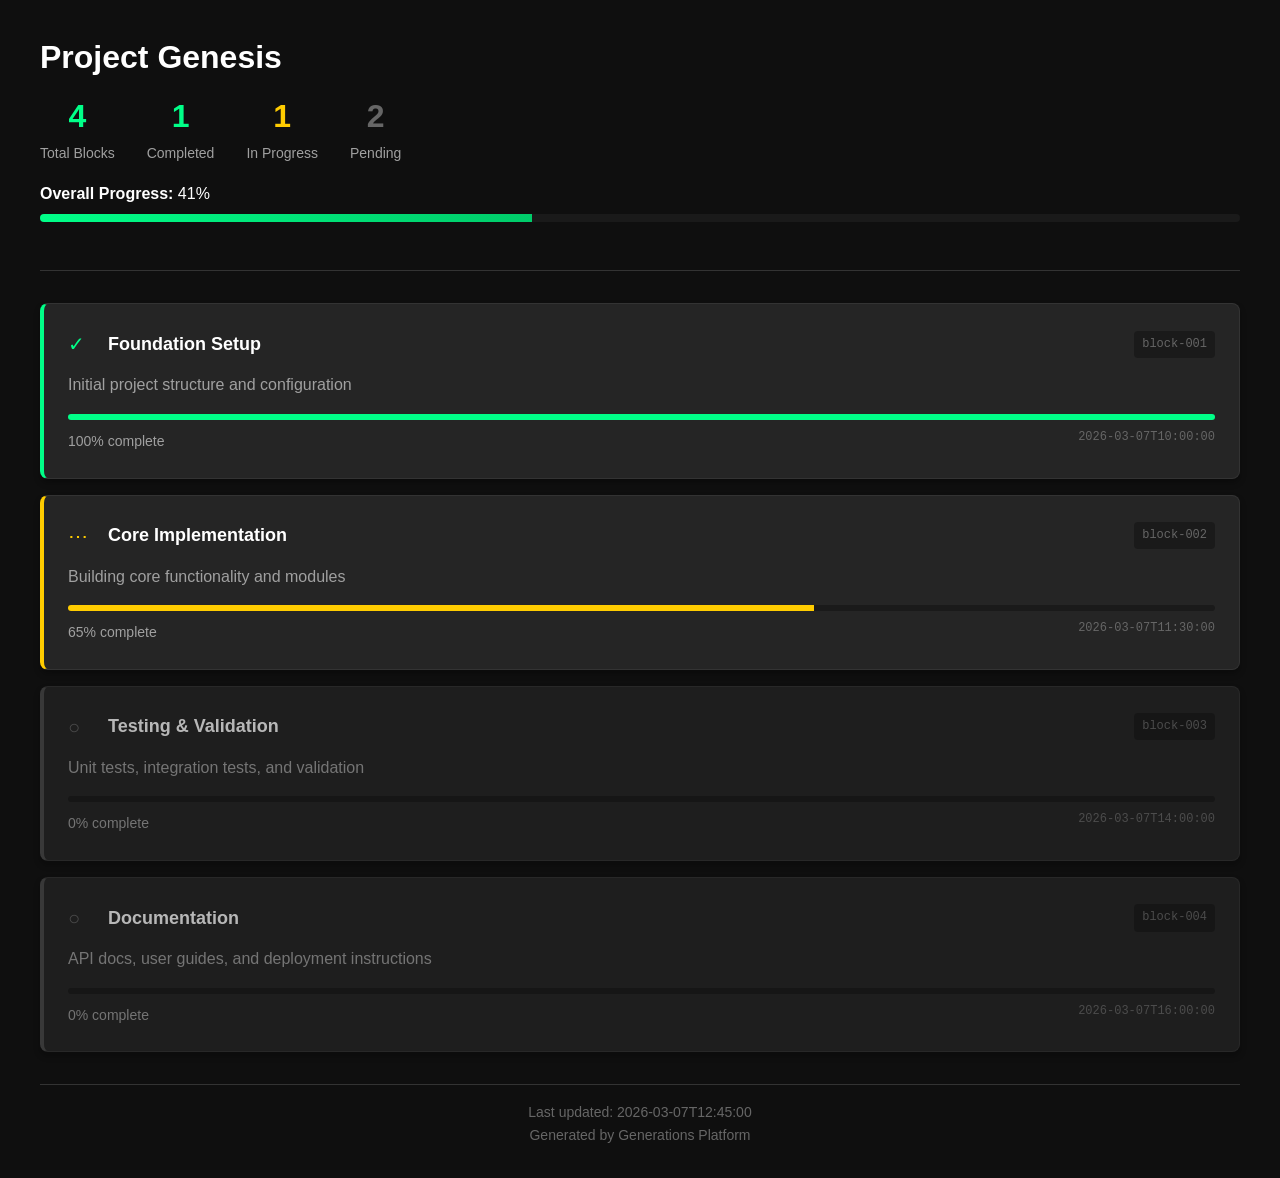
<file: generations/platform/web/templates/journey.html>
<!DOCTYPE html>
<html lang="en">
<head>
    <meta charset="UTF-8">
    <meta name="viewport" content="width=device-width, initial-scale=1.0">
    <title>Project Genesis - Journey</title>
    <style>
        :root {
            --bg-primary: #0f0f0f;
            --bg-secondary: #1a1a1a;
            --bg-block: #252525;
            --text-primary: #ffffff;
            --text-secondary: #a0a0a0;
            --text-muted: #666666;
            --accent-green: #00ff88;
            --accent-yellow: #ffcc00;
            --accent-gray: #4a4a4a;
            --border-color: #333333;
            --shadow: 0 4px 6px rgba(0, 0, 0, 0.3);
        }
        
        * {
            margin: 0;
            padding: 0;
            box-sizing: border-box;
        }
        
        body {
            font-family: 'Segoe UI', Tahoma, Geneva, Verdana, sans-serif;
            background: var(--bg-primary);
            color: var(--text-primary);
            line-height: 1.6;
            padding: 2rem;
        }
        
        .container {
            max-width: 1200px;
            margin: 0 auto;
        }
        
        header {
            margin-bottom: 2rem;
            padding-bottom: 1rem;
            border-bottom: 1px solid var(--border-color);
        }
        
        h1 {
            font-size: 2rem;
            margin-bottom: 0.5rem;
            color: var(--text-primary);
        }
        
        .summary {
            display: flex;
            gap: 2rem;
            margin-bottom: 1rem;
        }
        
        .summary-stat {
            text-align: center;
        }
        
        .summary-value {
            font-size: 2rem;
            font-weight: bold;
            color: var(--accent-green);
        }
        
        .summary-label {
            font-size: 0.875rem;
            color: var(--text-secondary);
        }
        
        .overall-progress {
            margin-bottom: 2rem;
        }
        
        .progress-bar-container {
            background: var(--bg-secondary);
            border-radius: 4px;
            height: 8px;
            overflow: hidden;
            margin-top: 0.5rem;
        }
        
        .progress-bar {
            background: linear-gradient(90deg, var(--accent-green), #00cc6a);
            height: 100%;
            transition: width 0.3s ease;
        }
        
        .journey-block {
            background: var(--bg-block);
            border: 1px solid var(--border-color);
            border-radius: 8px;
            padding: 1.5rem;
            margin-bottom: 1rem;
            box-shadow: var(--shadow);
        }
        
        .journey-block.status-completed {
            border-left: 4px solid var(--accent-green);
        }
        
        .journey-block.status-in-progress {
            border-left: 4px solid var(--accent-yellow);
        }
        
        .journey-block.status-pending {
            border-left: 4px solid var(--accent-gray);
            opacity: 0.7;
        }
        
        .block-header {
            display: flex;
            align-items: center;
            gap: 1rem;
            margin-bottom: 0.75rem;
        }
        
        .block-status-icon {
            font-size: 1.25rem;
            min-width: 24px;
        }
        
        .status-completed .block-status-icon {
            color: var(--accent-green);
        }
        
        .status-in-progress .block-status-icon {
            color: var(--accent-yellow);
        }
        
        .status-pending .block-status-icon {
            color: var(--text-muted);
        }
        
        .block-title {
            flex: 1;
            font-size: 1.125rem;
        }
        
        .block-id {
            font-size: 0.75rem;
            color: var(--text-muted);
            font-family: monospace;
            background: var(--bg-secondary);
            padding: 0.25rem 0.5rem;
            border-radius: 4px;
        }
        
        .block-description {
            color: var(--text-secondary);
            margin-bottom: 1rem;
        }
        
        .progress-container {
            background: var(--bg-secondary);
            border-radius: 4px;
            height: 6px;
            overflow: hidden;
            margin-bottom: 0.5rem;
        }
        
        .progress-bar {
            height: 100%;
            transition: width 0.3s ease;
        }
        
        .status-completed .progress-bar {
            background: var(--accent-green);
        }
        
        .status-in-progress .progress-bar {
            background: var(--accent-yellow);
        }
        
        .status-pending .progress-bar {
            background: var(--accent-gray);
        }
        
        .progress-text {
            font-size: 0.875rem;
            color: var(--text-secondary);
        }
        
        .block-timestamp {
            float: right;
            font-size: 0.75rem;
            color: var(--text-muted);
            font-family: monospace;
        }
        
        footer {
            margin-top: 2rem;
            padding-top: 1rem;
            border-top: 1px solid var(--border-color);
            text-align: center;
            color: var(--text-muted);
            font-size: 0.875rem;
        }
    </style>
</head>
<body>
    <div class="container">
        <header>
            <h1>Project Genesis</h1>
            <div class="summary">
                <div class="summary-stat">
                    <div class="summary-value">4</div>
                    <div class="summary-label">Total Blocks</div>
                </div>
                <div class="summary-stat">
                    <div class="summary-value" style="color: var(--accent-green);">1</div>
                    <div class="summary-label">Completed</div>
                </div>
                <div class="summary-stat">
                    <div class="summary-value" style="color: var(--accent-yellow);">1</div>
                    <div class="summary-label">In Progress</div>
                </div>
                <div class="summary-stat">
                    <div class="summary-value" style="color: var(--text-muted);">2</div>
                    <div class="summary-label">Pending</div>
                </div>
            </div>
            <div class="overall-progress">
                <strong>Overall Progress:</strong> 41%
                <div class="progress-bar-container">
                    <div class="progress-bar" style="width: 41%"></div>
                </div>
            </div>
        </header>
        
        <main class="journey-list">

        <div class="journey-block status-completed">
            <div class="block-header">
                <span class="block-status-icon">✓</span>
                <h3 class="block-title">Foundation Setup</h3>
                <span class="block-id">block-001</span>
            </div>
            <p class="block-description">Initial project structure and configuration</p>
            <div class="progress-container">
                <div class="progress-bar" style="width: 100%"></div>
            </div>
            <span class="progress-text">100% complete</span>
            <span class="block-timestamp">2026-03-07T10:00:00</span>
        </div>

        <div class="journey-block status-in-progress">
            <div class="block-header">
                <span class="block-status-icon">⋯</span>
                <h3 class="block-title">Core Implementation</h3>
                <span class="block-id">block-002</span>
            </div>
            <p class="block-description">Building core functionality and modules</p>
            <div class="progress-container">
                <div class="progress-bar" style="width: 65%"></div>
            </div>
            <span class="progress-text">65% complete</span>
            <span class="block-timestamp">2026-03-07T11:30:00</span>
        </div>

        <div class="journey-block status-pending">
            <div class="block-header">
                <span class="block-status-icon">○</span>
                <h3 class="block-title">Testing & Validation</h3>
                <span class="block-id">block-003</span>
            </div>
            <p class="block-description">Unit tests, integration tests, and validation</p>
            <div class="progress-container">
                <div class="progress-bar" style="width: 0%"></div>
            </div>
            <span class="progress-text">0% complete</span>
            <span class="block-timestamp">2026-03-07T14:00:00</span>
        </div>

        <div class="journey-block status-pending">
            <div class="block-header">
                <span class="block-status-icon">○</span>
                <h3 class="block-title">Documentation</h3>
                <span class="block-id">block-004</span>
            </div>
            <p class="block-description">API docs, user guides, and deployment instructions</p>
            <div class="progress-container">
                <div class="progress-bar" style="width: 0%"></div>
            </div>
            <span class="progress-text">0% complete</span>
            <span class="block-timestamp">2026-03-07T16:00:00</span>
        </div>

        </main>
        
        <footer>
            <p>Last updated: 2026-03-07T12:45:00</p>
            <p>Generated by Generations Platform</p>
        </footer>
    </div>
</body>
</html>
</file>
